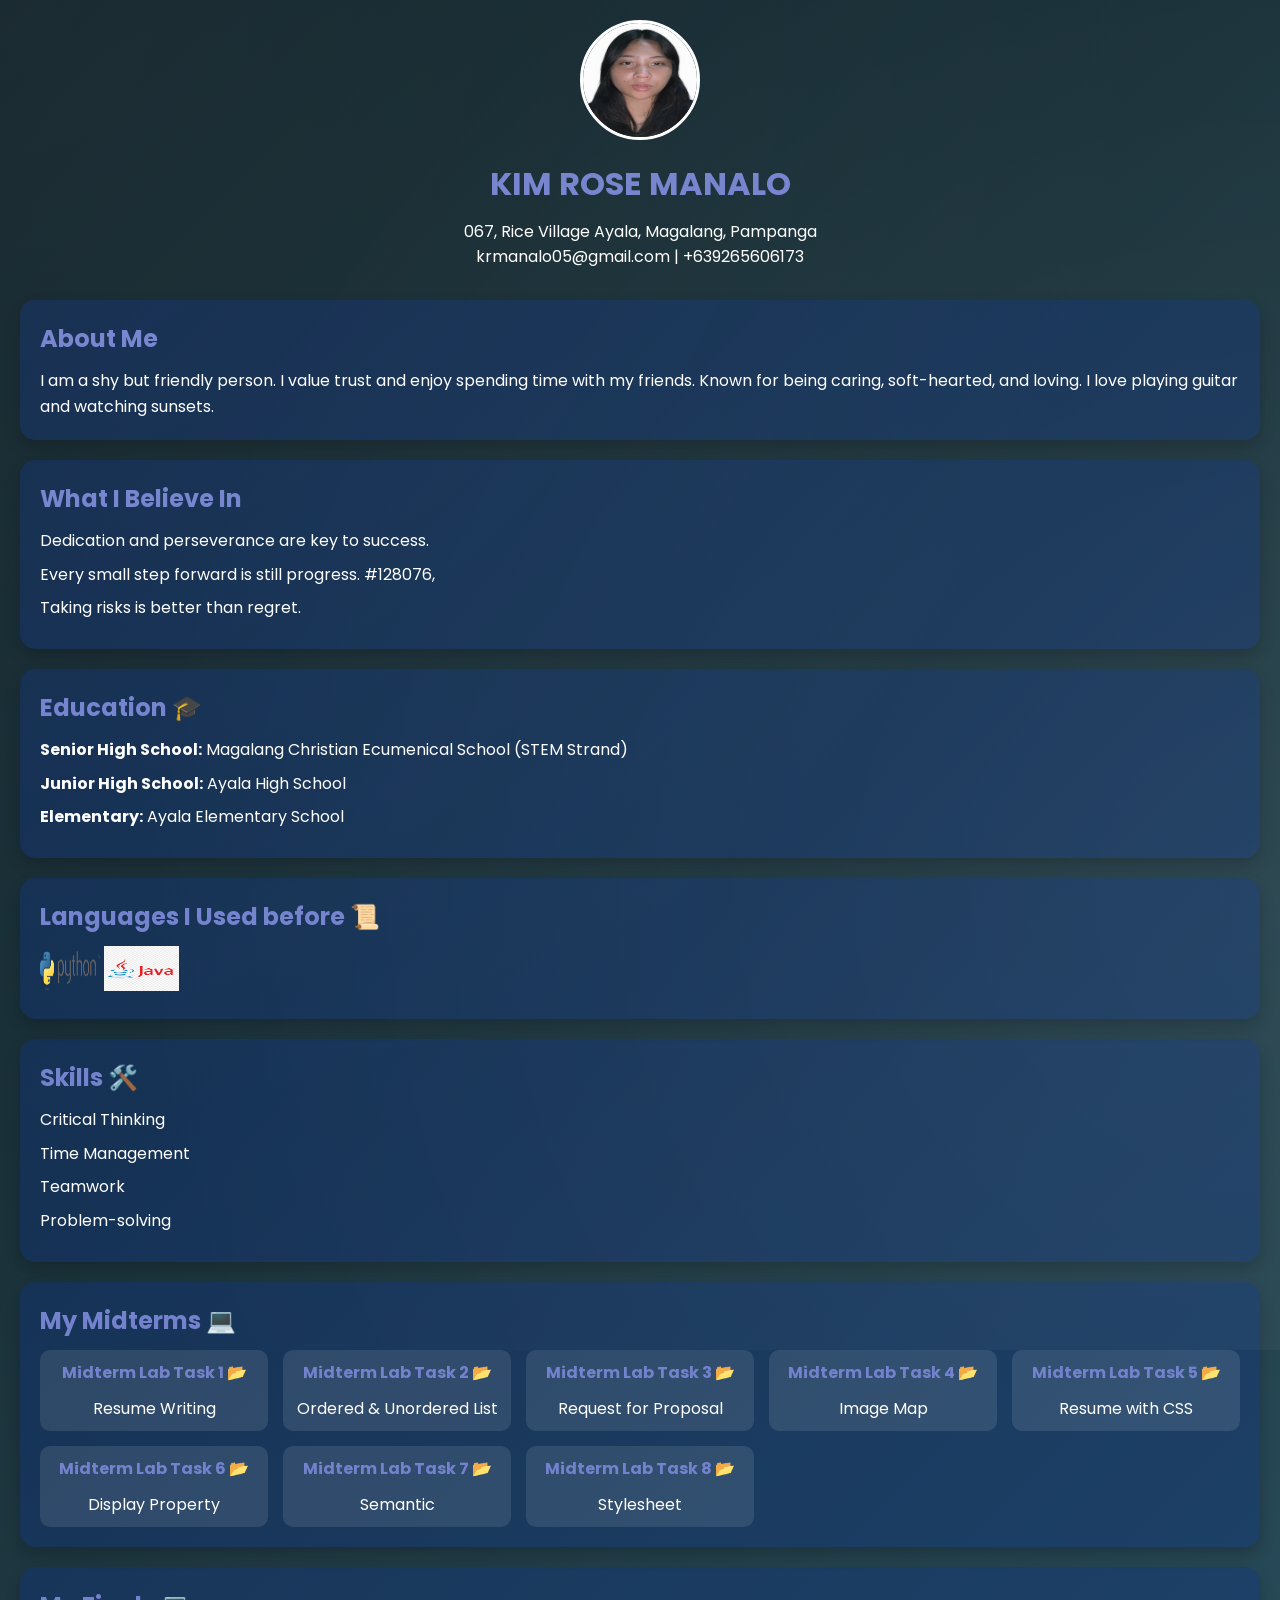
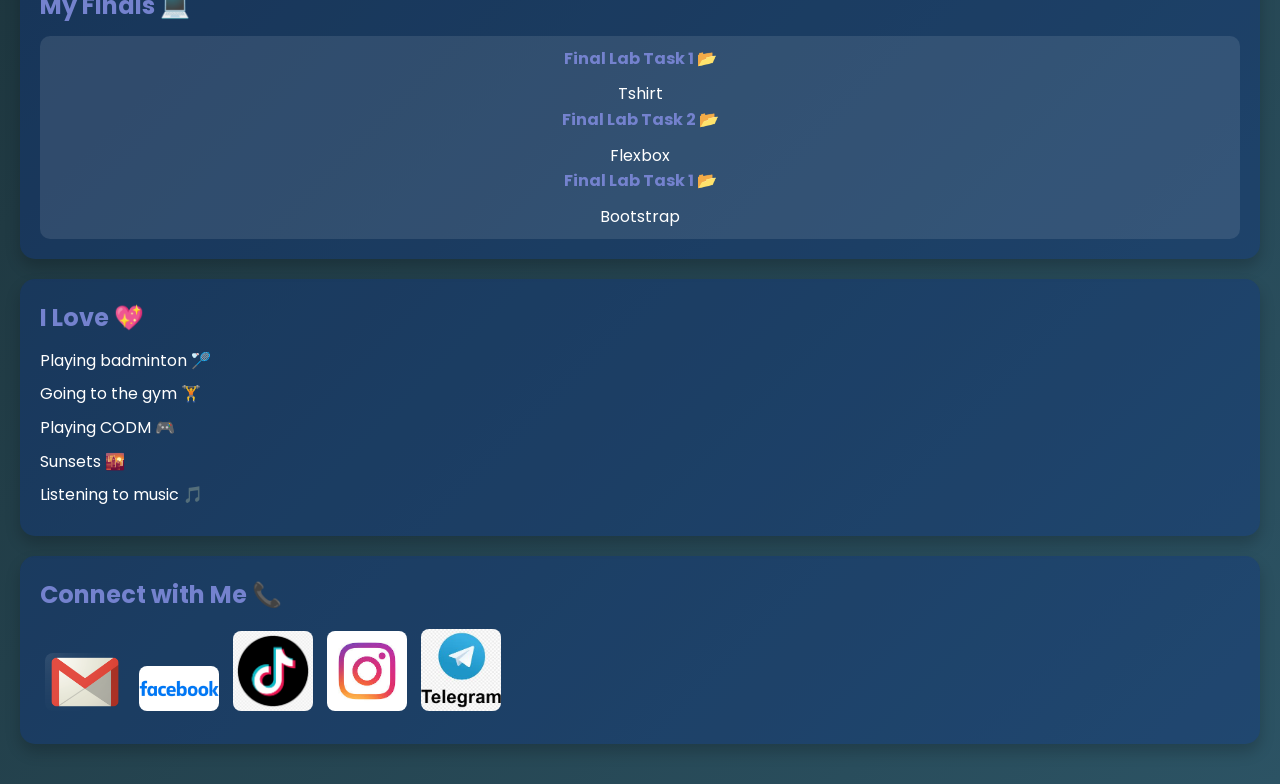
<file: index.html>
<!DOCTYPE html>
<html lang="en">
<head>
<meta charset="UTF-8">
<meta name="viewport" content="width=device-width, initial-scale=1.0">
<title>KIM ROSE MANALO Portfolio</title>
<link rel="stylesheet" href="index.css">
<link href="https://fonts.googleapis.com/css2?family=Poppins:wght@400;600;700&display=swap" rel="stylesheet">
</head>
<body>

<header class="header">
    <div class="profile">
        <img src="image/kimmmm.png" alt="Kim Rose Manalo" class="profile-img">
        <h1>KIM ROSE MANALO</h1>
        <p>067, Rice Village Ayala, Magalang, Pampanga</p>
        <p><a href="mailto:krmanalo05@gmail.com">krmanalo05@gmail.com</a> | +639265606173</p>
    </div>
</header>

<section class="about-me card">
    <h2>About Me</h2>
    <p>I am a shy but friendly person. I value trust and enjoy spending time with my friends. Known for being caring, soft-hearted, and loving. I love playing guitar and watching sunsets.</p>
</section>

<section class="beliefs card">
    <h2>What I Believe In</h2>
    <ul>
        <li>Dedication and perseverance are key to success.</li>
        <li>Every small step forward is still progress. #128076,</li>
        <li>Taking risks is better than regret.</li>
    </ul>
</section>

<section class="education card">
    <h2>Education 🎓</h2>
    <ul>
        <li><b>Senior High School:</b> Magalang Christian Ecumenical School (STEM Strand)</li>
        <li><b>Junior High School:</b> Ayala High School</li>
        <li><b>Elementary:</b> Ayala Elementary School</li>
    </ul>
</section>

<section class="language card">
    <h2>Languages I Used before &#x1F4DC</h2>
    <img src="./image/pyyy.png" width="60px" height="40px">
    <img src="./image/java.png" width="75px" height="45px">
</section>

<section class="skills card">
    <h2>Skills 🛠️</h2>
    <ul>
        <li>Critical Thinking</li>
        <li>Time Management</li>
        <li>Teamwork</li>
        <li>Problem-solving</li>
    </ul>
</section>

<section class="projects card">
    <h2>My Midterms 💻</h2>
    <div class="project-list">
        <div class="project">
            <h4>Midterm Lab Task 1 📂</h4>
            <a href="CC-MIDTERM/MLT1/resume.html" target="_blank" style="text-decoration: none;">Resume Writing</a>
        </div>
        <div class="project">
            <h4>Midterm Lab Task 2 📂</h4>
            <a href="CC-MIDTERM/MLT2/lists.html" target="_blank" style="text-decoration: none;">Ordered & Unordered List</a>
        </div>
        <div class="project">
            <h4>Midterm Lab Task 3 📂</h4>
            <a href="CC-MIDTERM/MLT3/forms.html" target="_blank" style="text-decoration: none;">Request for Proposal</a>
        </div>
        <div class="project">
            <h4>Midterm Lab Task 4 📂</h4>
            <a href="CC-MIDTERM/MLT4/map.html" target="_blank" style="text-decoration: none;">Image Map</a>
        </div>
        <div class="project">
            <h4>Midterm Lab Task 5 📂</h4>
            <a href="CC-MIDTERM/MLT5/resume.html" target="_blank" style="text-decoration: none;">Resume with CSS</a>
        </div>
        <div class="project">
            <h4>Midterm Lab Task 6 📂</h4>
            <a href="CC-MIDTERM/MLT6/display.html" target="_blank" style="text-decoration: none;">Display Property</a>
        </div>
        <div class="project">
            <h4>Midterm Lab Task 7 📂</h4>
            <a href="CC-MIDTERM/MLT7/semantic.html" target="_blank" style="text-decoration: none;">Semantic</a>
        </div>
        <div class="project">
            <h4>Midterm Lab Task 8 📂</h4>
            <a href="CC-MIDTERM/MLT8/stylesheets.html" target="_blank" style="text-decoration: none;">Stylesheet</a>
        </div>
    </div>
</section>

<section class="projects card">
<h2>My Finals 💻</h2>
    <div class="project-list2">
        <div class="project2">
            <h4>Final Lab Task 1 📂</h4>
            <a href="CC-FINALS/FLT1/positionnnn.html" target="_blank" style="text-decoration: none;">Tshirt</a>
            <h4>Final Lab Task 2 📂</h4>
            <a href="CC-FINALS/FLT2/flexbox.html" target="_blank" style="text-decoration: none;">Flexbox</a>
            <h4>Final Lab Task 1 📂</h4>
            <a href="CC-FINALS/FLT3/bootstrap.html" target="_blank" style="text-decoration: none;">Bootstrap</a>
        </div>
    </div>
</section>


<section class="hobbies card">
    <h2>I Love 💖</h2>
    <ul>
        <li>Playing badminton 🏸</li>
        <li>Going to the gym 🏋️</li>
        <li>Playing CODM 🎮</li>
        <li>Sunsets 🌇</li>
        <li>Listening to music 🎵</li>
    </ul>
</section>

<section class="connect card">
    <h2>Connect with Me 📞</h2>
    <div class="socials">
        <a href="mailto:krmanalo05@gmail.com"><img src="image/emailll.png" alt="Email"></a>
        <a href="https://www.facebook.com/share/1DTcUjRZYX/?mibextid=wwXlfr" target="_blank"><img src="image/krrrr.jpg" alt="Facebook"></a>
        <a href="https://www.tiktok.com/@kkykrkr" target="_blank"><img src="image/toktiktok.jpg" alt="TikTok"></a>
        <a href="https://www.instagram.com/klxsy_keyr" target="_blank"><img src="image/ig.jpg" alt="Instagram"></a>
        <a href="#"><img src="image/tg.jpg" alt="Telegram"></a>
    </div>
</section>

</body>
</html>
</file>
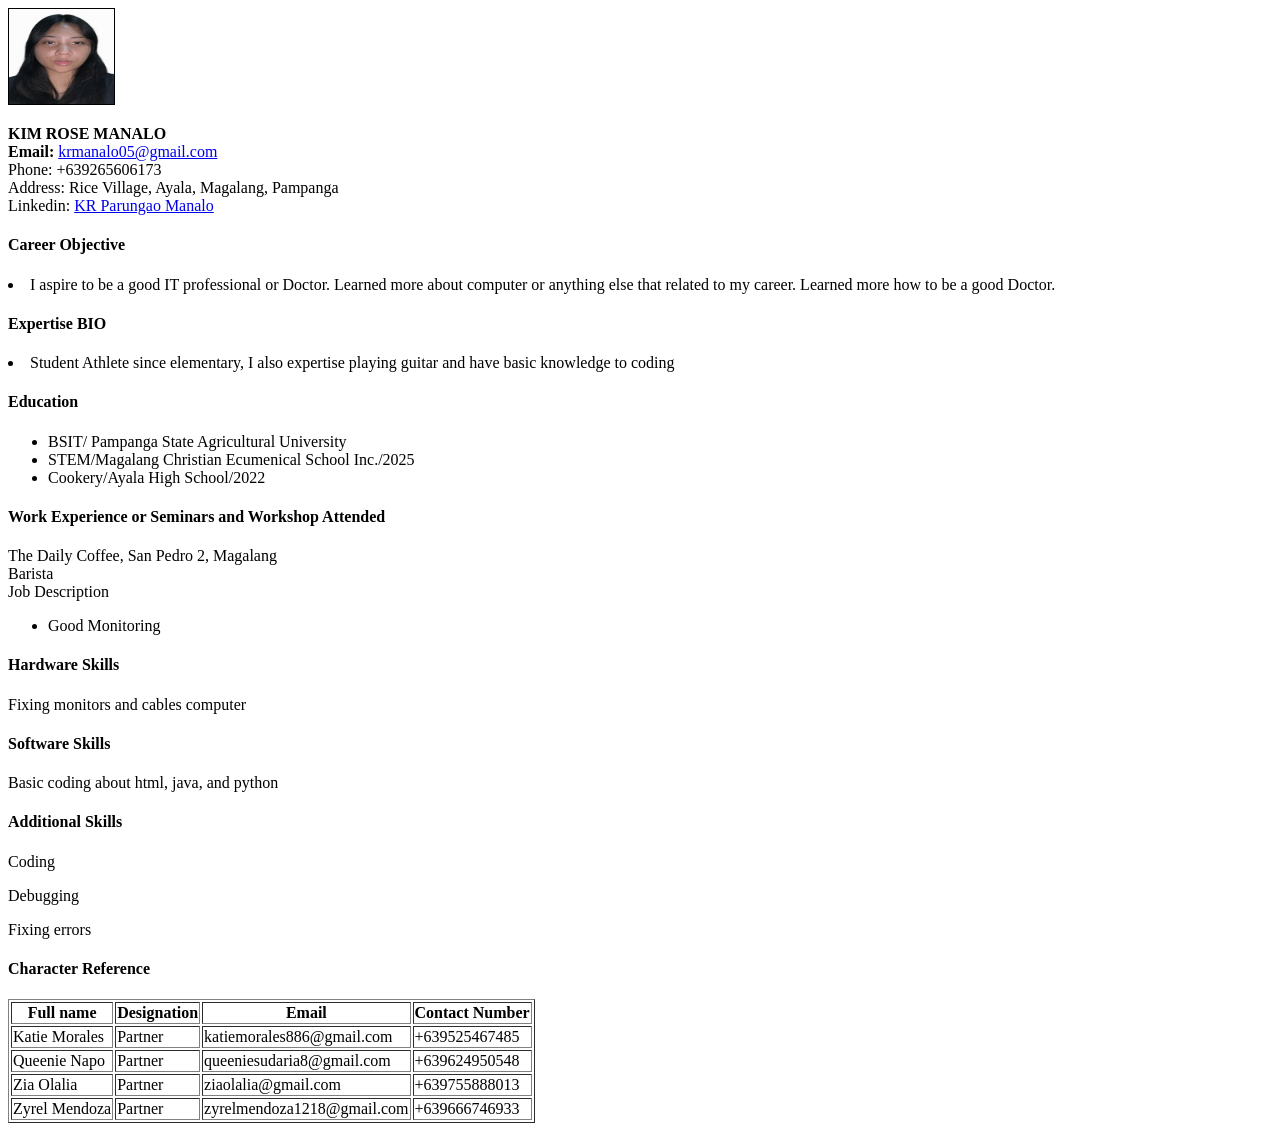
<file: CC-MIDTERM/MLT2/index.html>
<!DOCTYPE html>
<html lang="en">
<head>
    <meta charset="UTF-8">
    <meta name="viewport" content="width=device-width, initial-scale=1.0">
    <title>Document</title>
</head>
<body>
<img src="kimmmm.png" width="105px" height="95px" 
style="border: 1px solid black; border-radius: 10px,">

<p></p>
<b>KIM ROSE MANALO</b><br>
<b> Email: </b><a href="mailto:krmanalo05@gmail.com" target="_blank"> krmanalo05@gmail.com</a>
<br> Phone: +639265606173 </b>
<br> Address: Rice Village, Ayala, Magalang, Pampanga </b>
<br> Linkedin: </b> <a href="https://www.facebook.com/share/1DTcUjRZYX/?mibextid=wwXlfr" target="_blank"> KR Parungao Manalo</a>  
 
<h4>Career Objective</h4>
<li>I aspire to be a good IT professional or Doctor. Learned more about computer or anything else that related to my career. Learned more how to be a good Doctor. </li>

<h4>Expertise BIO</h4>
<li>Student Athlete since elementary, I also expertise playing guitar and have basic knowledge to coding</li>


<h4>Education</h4>
<p><ul><li>BSIT/ Pampanga State Agricultural University</li>
<li>STEM/Magalang Christian Ecumenical School Inc./2025</li>
<li>Cookery/Ayala High School/2022</li>
</ul>

<h4>Work Experience or Seminars and Workshop Attended</h4>
<p> The Daily Coffee, San Pedro 2, Magalang<br> Barista</br> Job Description</br></p>
<ul type="Bullet">
<li>Good Monitoring</li>
</ul>

<h4>Hardware Skills</h4>
<p>Fixing monitors and cables computer</p>

<h4>Software Skills</h4>
<p>Basic coding about html, java, and python</p>

<h4>Additional Skills</h4>
<p>Coding</p>
<p>Debugging</p>
<p>Fixing errors</p>


<h4>Character Reference</h4>
<table border="1px">
    <th>Full name</th> <th>Designation</th> <th>Email</th> <th>Contact Number</th>
    <tr>
        <td>Katie Morales</td>
        <td>Partner</td>
        <td><a href="http//www.google.com" target="_blank"></a>katiemorales886@gmail.com</td>
        <td>+639525467485</td>
    </tr>
    <tr>
        <td>Queenie Napo</td>
        <td>Partner</td>
        <td><a href="http//www.google.com" target="_blank"></a>queeniesudaria8@gmail.com</td>
        <td>+639624950548</td>
    </tr>
    <tr>
        <td>Zia Olalia</td>
        <td>Partner</td>
        <td><a href="http//www.goodgle.com" target="_blank"></a>ziaolalia@gmail.com</td>
        <td>+639755888013</td>
    </tr>
    <tr>
        <td>Zyrel Mendoza</td>
        <td>Partner</td>
        <td><a href="http//www.google.com" target="_blank"></a>zyrelmendoza1218@gmail.com</td>
        <td>+639666746933</td>
    </tr>
</body>

</html>
</file>
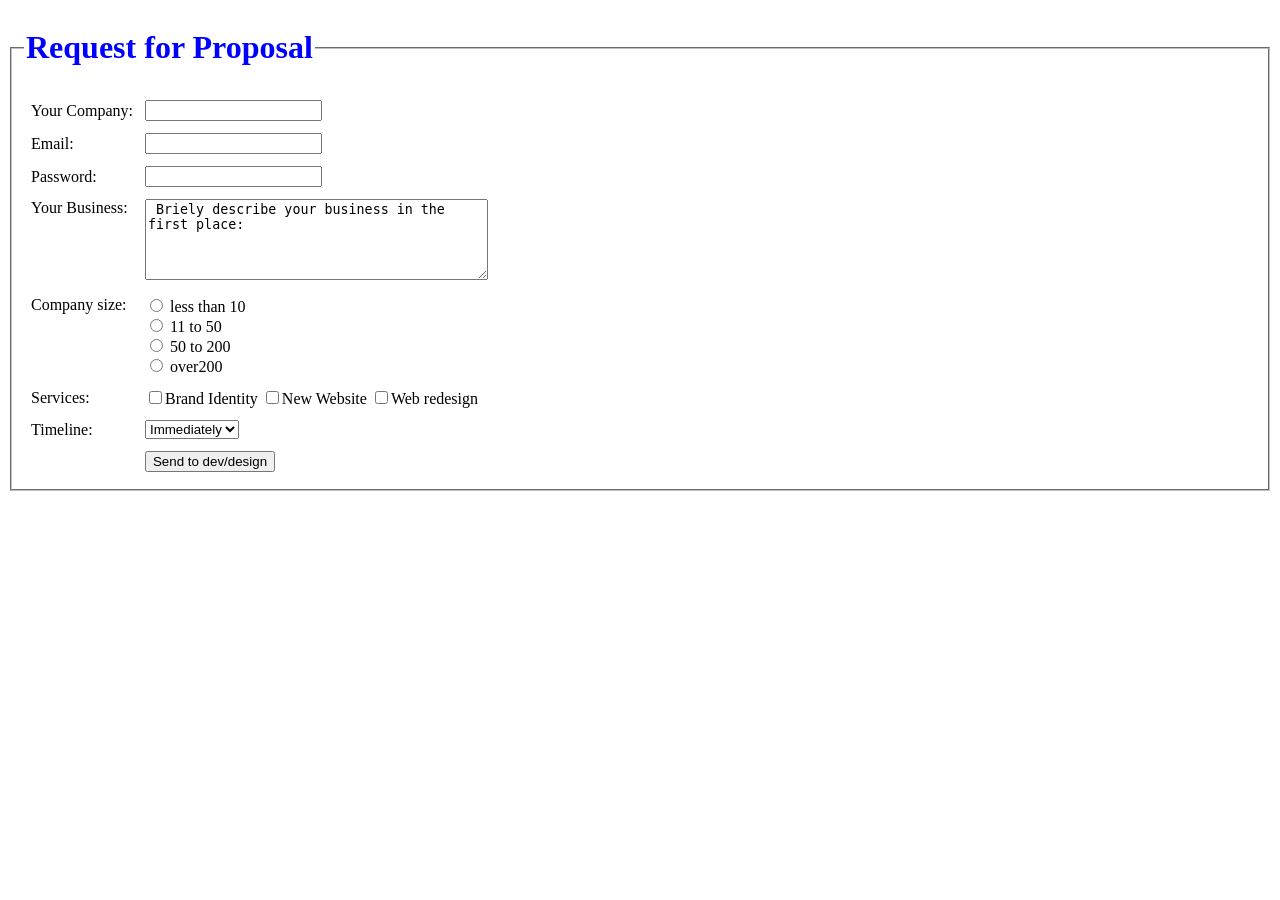
<file: form.html>
<!DOCTYPE html>
<html lang="en">
<head>
    <meta charset="UTF-8">
    <meta name="viewport" content="width=device-width, initial-scale=1.0">
    <title>Document</title>
</head>
<body>
    
    <fieldset>
        <legend><h1 style="color:blue"> Request for Proposal</h1></legend>


<form action="#" method="post">
    <table border="0" cellpadding="5">
        <tr>
            <td>Your Company:</td>
            <td><input type="text"
                name="company">
            </td>
        </tr>
        <tr>
            <td>Email:</td>
            <td><input type="email"
                name="username"></td>
        </tr>
        <tr>
            <td>Password:</td>
            <td><input type="password"
                name="password"></td>
        </tr>

        <tr>
            <td valign="top"> Your Business:</td>
            <td>
            <textarea name="business_desc" rows="5" cols="40"> Briely describe your business in the first place:</textarea>
            </td>
        </tr>

        <tr>
            <td valign="top">Company size:</td>
            <td>
                <input type="radio" name="size" value="10"> less than 10<br>
                <input type="radio" name="size" value="50"> 11 to 50<br>
                <input type="radio" name="size" value="200"> 50 to 200<br>
                <input type="radio" name="size" value="over200"> over200 <br>
            </td>
        </tr>

        <tr>
            <td>Services:</td>
            <td>
                <input type="checkbox" name="service" value="brand">Brand Identity
                <input type="checkbox" name="service" value="brand">New Website
                <input type="checkbox" name="service" value="brand">Web redesign
            </td>
        </tr>
    
        <tr>
            <td>Timeline:</td>
            <td>
                <select name="Timeline">
                    <option value="immediately">Immediately</option>
                    <option value="1-2 weeks">1-2 weeks</option>
                    <option value="3-6 weeks">3-6 weeks</option>
                    <option value="7-2 months">7-2 months</option>

                </select>
            </td>
        </tr>

        <tr>
            <td></td>
            <td>
                <input type="submit" value="Send to dev/design">
            </td>
        </tr>
     </table>
     </fieldset>
  </form>
</body>
</html>
</file>
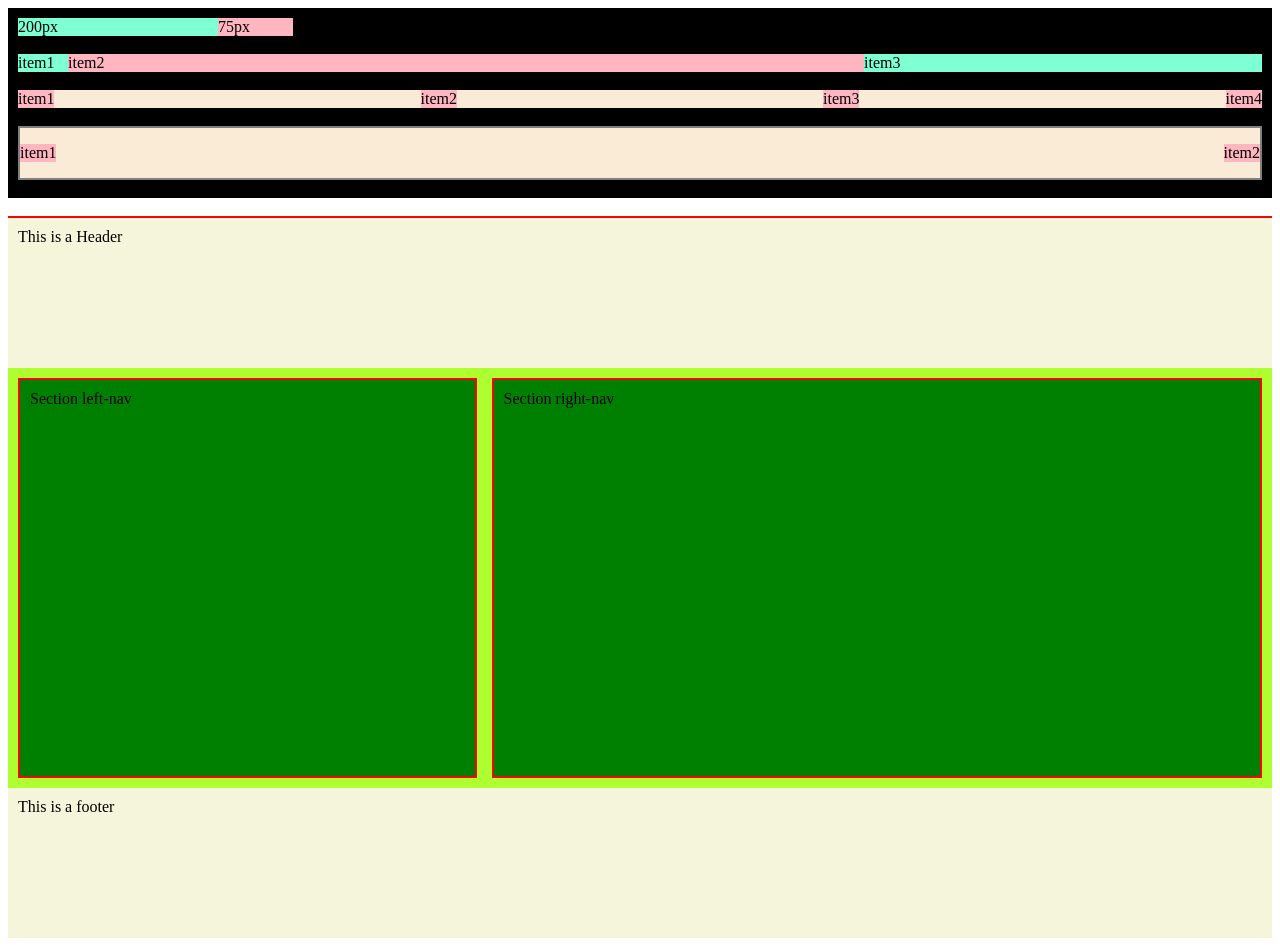
<file: FLT2/flexbox.html>
<!DOCTYPE html>
<html lang="en">
<head>
    <meta charset="UTF-8">
    <meta name="viewport" content="width=device-width, initial-scale=1.0">
    <title>Css Flex Box</title>
    <style>

        .flex-container1{
            background-color: black;
            padding: 10px;
            height: 170px;
        }

        .container1{
            flex-direction: row;
            display: flex;
        }

        .flex-item1{ width: 50px; background-color: aquamarine;}
        .flex-item2{flex: 2; background-color: lightpink;}
        .flex-item3{flex: 1; background-color: aquamarine;}

        .container2{
            background-color: antiquewhite;
            flex-direction: row;
            display: flex;
            justify-content: space-between;
        }

        .item{
            background-color: lightpink;
        }

        .container3{
            background-color: antiquewhite;
            border: 2px solid gray;
            height: 50px;
            align-items: center;
            display: flex;
            justify-content: space-between;
        }

        .layout {
        display: flex;
        flex-direction: column;
        min-height: 80vh;
        border-top: 2px solid red;
    }

    header, footer {
        background-color: beige;
        padding: 10px;
        height: 130px;
    }

    .content {
        display: flex;
        flex-direction: row;
        flex: 1;
        padding: 10px;
        background-color: greenyellow;
        justify-content: space-between;
    }

    .left{
        width: 35%;
        background-color: green;
        padding: 10px;
        margin-right: 5px;
        border: 2px solid red;
    }

    .right{
        width: 60%;
        margin-left: 0%;
        background-color: green;
        padding: 10px;
        border: 2px solid red;
    }

    @media (max-width: 600px) {
        .content {
            flex-direction: column;
        }
        .right{
            order: 1; 
            width: 100%;
            margin-left: 0;
        }
        .left{
            order: 1; 
            width: 100%;
            margin-right: 0;
        }
    }

    </style>
</head>
<body>
    <div class="flex-container1">

    <div class="container1">
        <div class="flex1" style="width: 200px; background-color: aquamarine;">200px</div>
        <div class="flex2" style="width: 75px; background-color: lightpink;">75px</div>
    </div>
    <br>

    <div class="container1">
        <div class="flex-item1">item1</div>
        <div class="flex-item2">item2</div>
        <div class="flex-item3">item3</div>
    </div>
    <br>

        <div class="container2">
            <div class="item">item1</div>
            <div class="item">item2</div>
            <div class="item">item3</div>
            <div class="item">item4</div>
        </div>
        <br>

        <div class="container3">
            <div class="item">item1</div>
            <div class="item">item2</div>
        </div>
</div>
<br>

<div class="layout">
    <header>This is a Header</header>
    <div class="content">
        <div class="left">Section left-nav</div>
        <div class="right">Section right-nav</div>
    </div>
    <footer>This is a footer</footer>
</div>
</body>
</html>
</file>
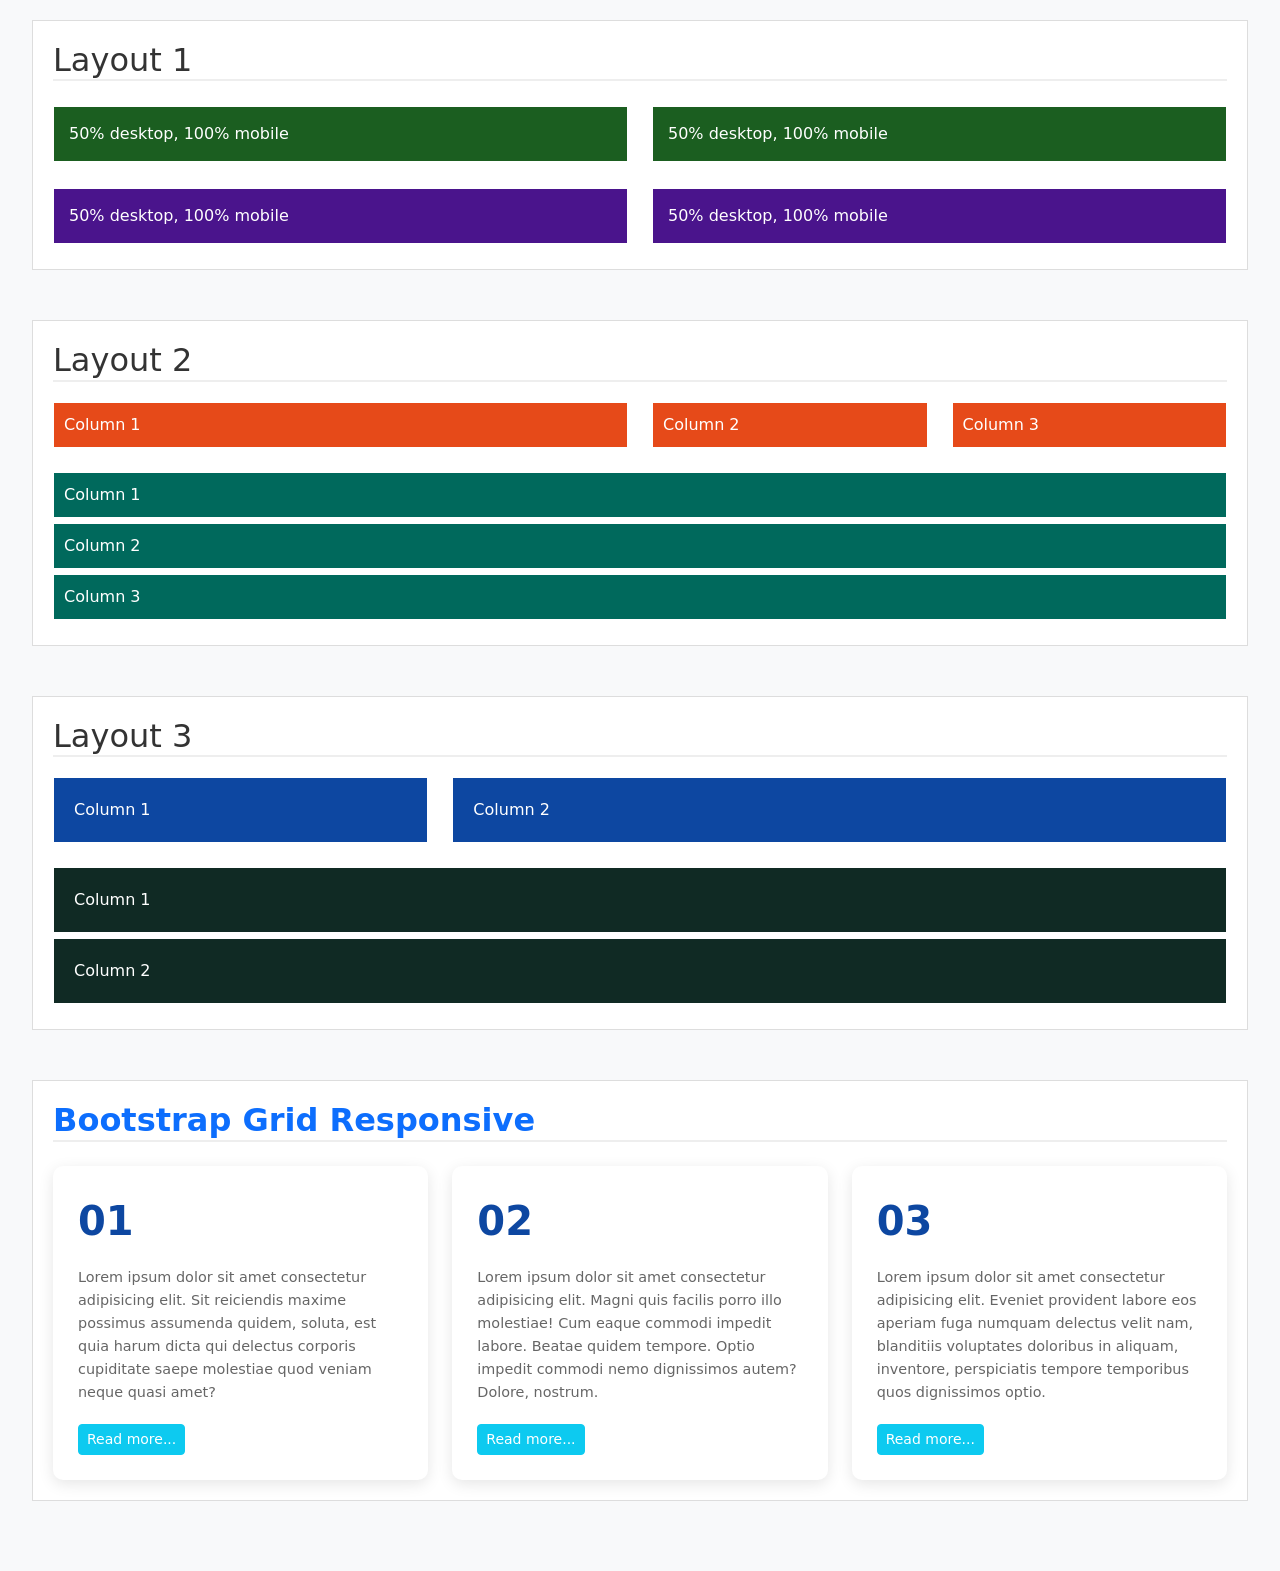
<file: FLT3/bootstrap.html>
<!DOCTYPE html>
<html lang="en">
<head>
    <meta charset="UTF-8">
    <meta name="viewport" content="width=device-width, initial-scale=1.0">
    <title>Bootstrap Finals Task</title>
    <link href="https://cdn.jsdelivr.net/npm/bootstrap@5.3.0/dist/css/bootstrap.min.css" rel="stylesheet">
    <style>
        body { background-color: #f8f9fa; padding: 20px; }
        .layout-section { margin-bottom: 50px; border: 1px solid #ddd; padding: 20px; background: #fff; }
        h2 { color: #333; margin-bottom: 20px; border-bottom: 2px solid #eee; }
        .bg-layout1 { background-color: #1b5e20; color: white; border: 1px solid #fff; padding: 15px; margin: 5px 0; }
        .bg-layout1-purple { background-color: #4a148c; color: white; border: 1px solid #fff; padding: 15px; margin: 5px 0; }
        .bg-layout2-red { background-color: #e64a19; color: white; padding: 10px; border: 1px solid #fff; }
        .bg-layout2-teal { background-color: #00695c; color: white; padding: 10px; border: 1px solid #fff; margin-bottom: 5px; }
        .bg-layout3-blue { background-color: #0d47a1; color: white; padding: 20px; border: 1px solid #fff; }
        .bg-layout3-dark { background-color: #102a24; color: white; padding: 20px; border: 1px solid #fff; margin-bottom: 5px; }
        .custom-card {
            background: white;
            border-radius: 10px;
            padding: 25px;
            box-shadow: 0 4px 15px rgba(0,0,0,0.1);
            height: 100%;
            transition: transform 0.3s ease;
        }
        .custom-card:hover { transform: translateY(-5px); }
        .card-number { font-size: 2.5rem; font-weight: bold; color: #0d47a1; margin-bottom: 15px; }
        .card-text { color: #666; font-size: 0.9rem; line-height: 1.6; margin-bottom: 20px; }
    </style>
</head>
<body>

<div class="container-fluid">
    
    <div class="layout-section">
        <h2>Layout 1</h2>
        <div class="row">
            <div class="col-12 col-md-6"><div class="bg-layout1">50% desktop, 100% mobile</div></div>
            <div class="col-12 col-md-6"><div class="bg-layout1">50% desktop, 100% mobile</div></div>
        </div>
        <div class="row mt-3">
            <div class="col-12 col-md-6"><div class="bg-layout1-purple">50% desktop, 100% mobile</div></div>
            <div class="col-12 col-md-6"><div class="bg-layout1-purple">50% desktop, 100% mobile</div></div>
        </div>
    </div>

    <div class="layout-section">
        <h2>Layout 2</h2>
        <div class="row mb-4">
            <div class="col-12 col-md-6"><div class="bg-layout2-red">Column 1</div></div>
            <div class="col-12 col-md-3"><div class="bg-layout2-red">Column 2</div></div>
            <div class="col-12 col-md-3"><div class="bg-layout2-red">Column 3</div></div>
        </div>
        <div class="row">
            <div class="col-12"><div class="bg-layout2-teal">Column 1</div></div>
            <div class="col-12"><div class="bg-layout2-teal">Column 2</div></div>
            <div class="col-12"><div class="bg-layout2-teal">Column 3</div></div>
        </div>
    </div>

    <div class="layout-section">
        <h2>Layout 3</h2>
        <div class="row mb-4">
            <div class="col-12 col-md-4"><div class="bg-layout3-blue">Column 1</div></div>
            <div class="col-12 col-md-8"><div class="bg-layout3-blue">Column 2</div></div>
        </div>
        <div class="row">
            <div class="col-12"><div class="bg-layout3-dark">Column 1</div></div>
            <div class="col-12"><div class="bg-layout3-dark">Column 2</div></div>
        </div>
    </div>

    <div class="layout-section">
        <h2 class="text-primary fw-bold mb-4">Bootstrap Grid Responsive</h2>
        <div class="row g-4">
            <div class="col-12 col-md-6 col-lg-4">
                <div class="custom-card">
                    <div class="card-number">01</div>
                    <p class="card-text">Lorem ipsum dolor sit amet consectetur adipisicing elit. Sit reiciendis maxime possimus assumenda quidem, soluta, est quia harum dicta qui delectus corporis cupiditate saepe molestiae quod veniam neque quasi amet?</p>
                    <button class="btn btn-info text-white btn-sm">Read more...</button>
                </div>
            </div>
            <div class="col-12 col-md-6 col-lg-4">
                <div class="custom-card">
                    <div class="card-number">02</div>
                    <p class="card-text">Lorem ipsum dolor sit amet consectetur adipisicing elit. Magni quis facilis porro illo molestiae! Cum eaque commodi impedit labore. Beatae quidem tempore. Optio impedit commodi nemo dignissimos autem? Dolore, nostrum.</p>
                    <button class="btn btn-info text-white btn-sm">Read more...</button>
                </div>
            </div>
            <div class="col-12 col-md-12 col-lg-4">
                <div class="custom-card">
                    <div class="card-number">03</div>
                    <p class="card-text">Lorem ipsum dolor sit amet consectetur adipisicing elit. Eveniet provident labore eos aperiam fuga numquam delectus velit nam, blanditiis voluptates doloribus in aliquam, inventore, perspiciatis tempore temporibus quos dignissimos optio.</p>
                    <button class="btn btn-info text-white btn-sm">Read more...</button>
                </div>
            </div>
        </div>
    </div>

</div>

<script src="https://cdn.jsdelivr.net/npm/bootstrap@5.3.0/dist/js/bootstrap.bundle.min.js"></script>
</body>
</html>
</file>
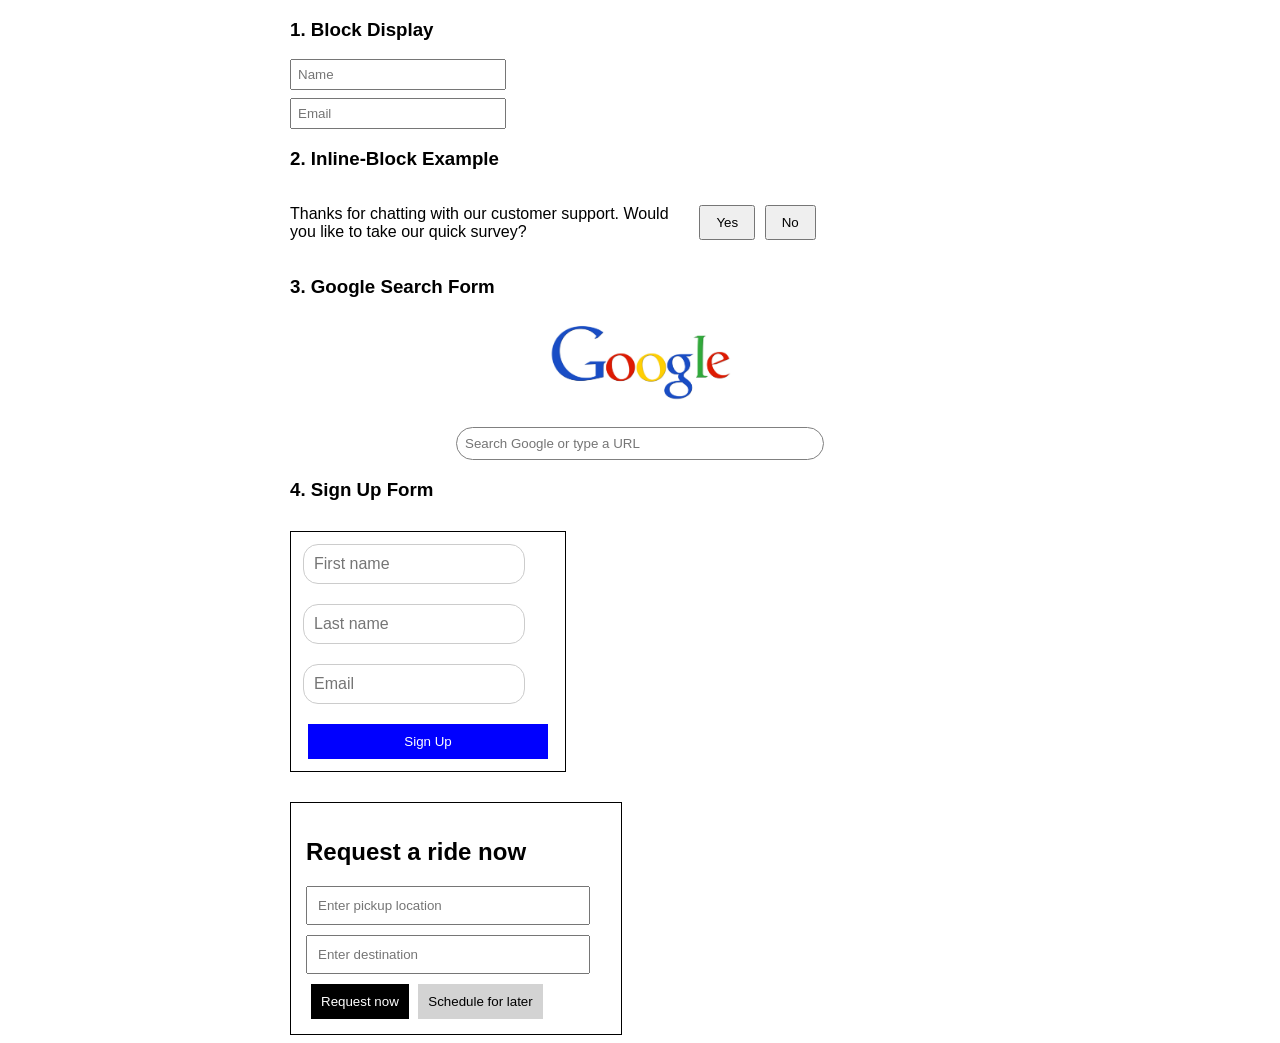
<file: MLT6/display.html>
<!DOCTYPE html>
<html>
<head>
<title>Lab Task 6</title>

<style>
.container{
    width:700px;
    margin:auto;
    font-family: Arial;
}
.blockInput{
    display:block;
    margin-bottom:8px;
    padding:6px;
    width:200px;
}
.inlineBox{
    display:inline-block;
    vertical-align:middle;
}
.inline-section p{
    display: inline-block;
    width: 400px;
    vertical-align: middle;
}
.inline-section button{
    display: inline-block;
    vertical-align: middle;
    padding: 8px 15px;
    margin-left: 5px;
}
button{
    padding:5px 10px;
    margin-left:5px;
}
.googleBox{
    margin-top:20px;
    text-align:center;
}
.search{
    width:350px;
    padding:8px;
    border-radius:20px;
    border:1px solid gray;
}
.signup{
    margin-top:30px;
    width:250px;
    padding:12px;
    border:1px solid black;
}
.signup input{
    padding: 10px;
    border-radius: 15px;
    border: 1px solid #ccc;
    font-size: 16px;
    margin-bottom: 20px;

}
.signup .name{
    display: inline-block;
    width: 48%;
    box-sizing: border-box;
}
.signup .name:last-child{
    float: right;
}
.signup .email{
    display: block;
    width: 100%;
    box-sizing: border-box;
}
.signup button{
    width:240px;
    background:blue;
    color:white;
    border:none;
    padding:10px;
}
.signup button:hover{
    opacity: 0.8;
}
.uber{
    margin-top:30px;
    width:300px;
    padding:15px;
    border:1px solid black;
}
.uber input{
    display:block;
    width:260px;
    margin-bottom:10px;
    padding:10px;
}
.blackBtn{
    background:black;
    color:white;
    border:none;
    padding:10px;
}
.grayBtn{
    background:lightgray;
    border:none;
    padding:10px;
}

</style>

</head>

<body>

<div class="container">

<h3>1. Block Display</h3>
<input type="text" placeholder="Name" class="blockInput">
<input type="text" placeholder="Email" class="blockInput">

<h3>2. Inline-Block Example</h3>
    <div class="inline-section">
        <p>Thanks for chatting with our customer support. Would you like to take our quick survey?</p>
        <button>Yes</button>
        <button>No</button>
    </div>
<h3>3. Google Search Form</h3>

<div class="googleBox">
<img src="goglingg.jpg" width="200">
<br><br>

<input type="text" class="search"
placeholder="Search Google or type a URL">

</div>
<h3>4. Sign Up Form</h3>
<div class="signup">

<input type="text" placeholder="First name">
<input type="text" placeholder="Last name">
<input type="text" placeholder="Email">
<button>Sign Up</button>

</div>

<div class="uber">

<h2>Request a ride now</h2>

<input type="text" placeholder="Enter pickup location">
<input type="text" placeholder="Enter destination">
<button class="blackBtn">Request now</button>
<button class="grayBtn">Schedule for later</button>

</div>


</div>

</body>
</html>
</file>
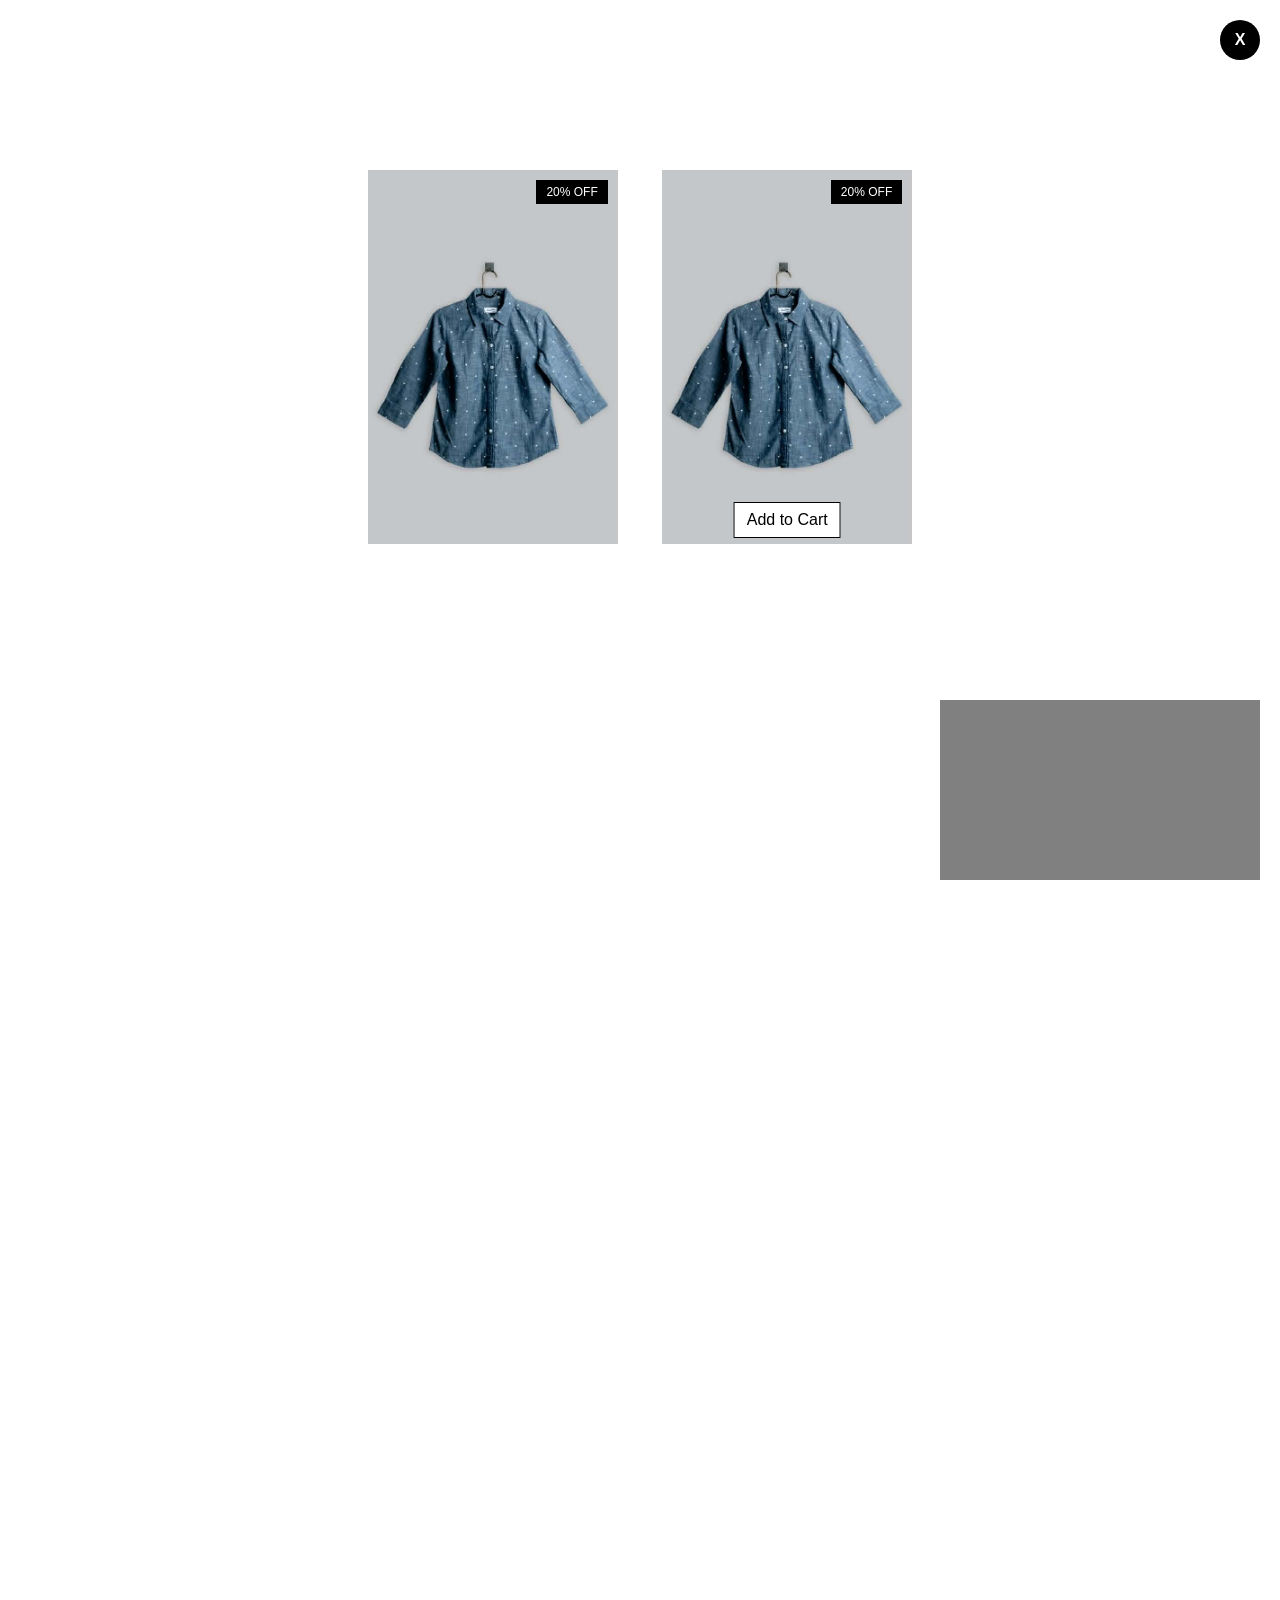
<file: CC-FINALS/FLT1/positionnnn.html>
<!DOCTYPE html>
<html lang="en">
<head>
<meta charset="UTF-8">
<title>CSS Positioning Task</title>
<style>
  body {
    height: 3000px;
    margin: 0;
    font-family: Arial, sans-serif;
  }

  .close-btn {
    position: absolute;
    top: 20px;
    right: 20px;
    background: black;
    color: white;
    border-radius: 50%;
    width: 40px;
    height: 40px;
    display: flex;
    align-items: center;
    justify-content: center;
    font-weight: bold;
    cursor: pointer;
  }

  .fixed-box {
    position: fixed;
    bottom: 20px;
    right: 20px;
    width: 320px;
    height: 180px;
    background: gray;
  }

  .container {
    margin-top: 150px;
    text-align: center;
  }

  .card {
    position: relative;
    display: inline-block;
    margin: 20px;
  }

  .card img {
    width: 250px;
    height: auto;
  }

  .badge {
    position: absolute;
    top: 10px;
    right: 10px;
    background: black;
    color: white;
    padding: 5px 10px;
    font-size: 12px;
  }

  .add-cart {
    position: absolute;
    bottom: 10px;
    left: 50%;
    transform: translateX(-50%);
    background: white;
    padding: 8px 12px;
    border: 1px solid black;
    cursor: pointer;
  }
</style>
</head>
<body>

<div class="close-btn">X</div>

<div class="fixed-box"></div>

<div class="container">
  
  <div class="card">
    <img src="tshirt.jpg" alt="Shirt">
    <div class="badge">20% OFF</div>
  </div>

  <div class="card">
    <img src="tshirt.jpg" alt="Shirt">
    <div class="badge">20% OFF</div>
    <div class="add-cart">Add to Cart</div>
  </div>

</div>

</body>
</html
</file>
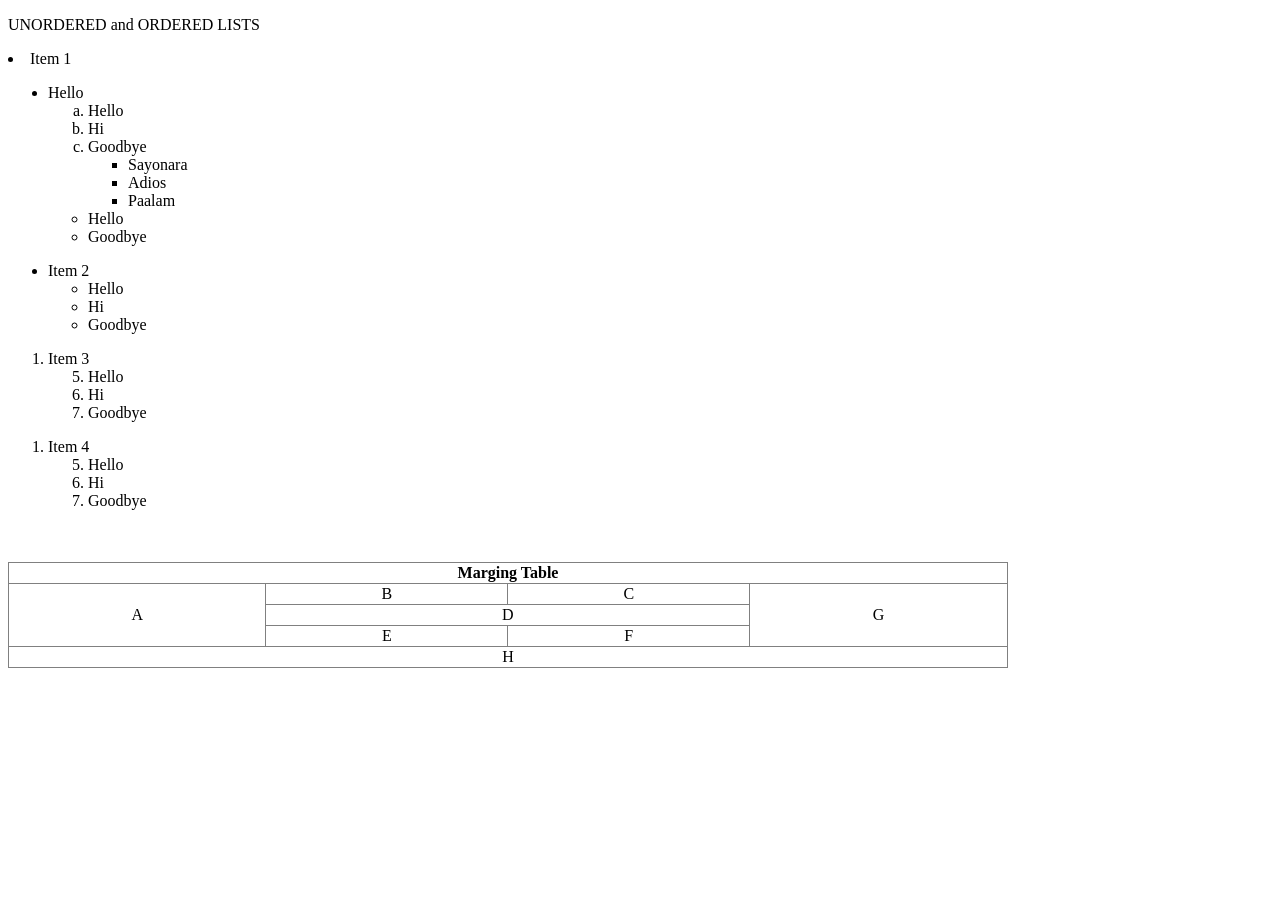
<file: CC-MIDTERM/MLT2/lists.html>
<!DOCTYPE html>
<html lang="en">
<head>
    <meta charset="UTF-8">
    <meta name="viewport" content="width=device-width, initial-scale=1.0">
    <title>Document</title>
</head>
<body>
    <p> UNORDERED and ORDERED LISTS

</p>



<li>Item 1</li>
    <ul>
         <li>Hello</li>
            <ol type="a">
                <li>Hello</li>
                <li>Hi</li>
                <li>Goodbye</li>
                    <ul type="Box Bullet">
                        <li>Sayonara</li>
                        <li>Adios</li>
                        <li>Paalam</li>
                   </ul>

              </ol>
          <ul>
          <li>Hello</li>
          <li>Goodbye</li>
          </ul>
    </ul>
</ol>

<ul type="Bullet">
    <li>Item 2</li>
        <ul>
            <li>Hello</li>
            <li>Hi</li>
            <li>Goodbye</li>
        </ul>
</ul>
  
<ol starts="1">
    <li>Item 3</li>
        <ol start="5">
            <li>Hello</li>
            <li>Hi</li>
            <li>Goodbye</li>
        </ol>
</ol>
<ol starts="2">
    <li>Item 4</li>
    <ol start="5">
        <li>Hello</li>
        <li>Hi</li>
        <li>Goodbye</li>

    </ol>
</ol>

<br><table border="1px" width="1000" style="border-collapse: collapse; text-align: center;">
   <th colspan="4"> Marging Table</th>
</br>
    <tr>
        <td rowspan="3">A</td>
        <td>B</td>
        <td>C</td>
        <td rowspan="3">G</td>
     </tr>
     <tr>
        <td colspan="2">D</td>
     </tr>
     <tr>
        <td>E</td>
        <td>F</td>
     </tr>
     <tr>
        <td colspan="4">H</td>
     </tr>
     </table>
</body>
</html>
</file>
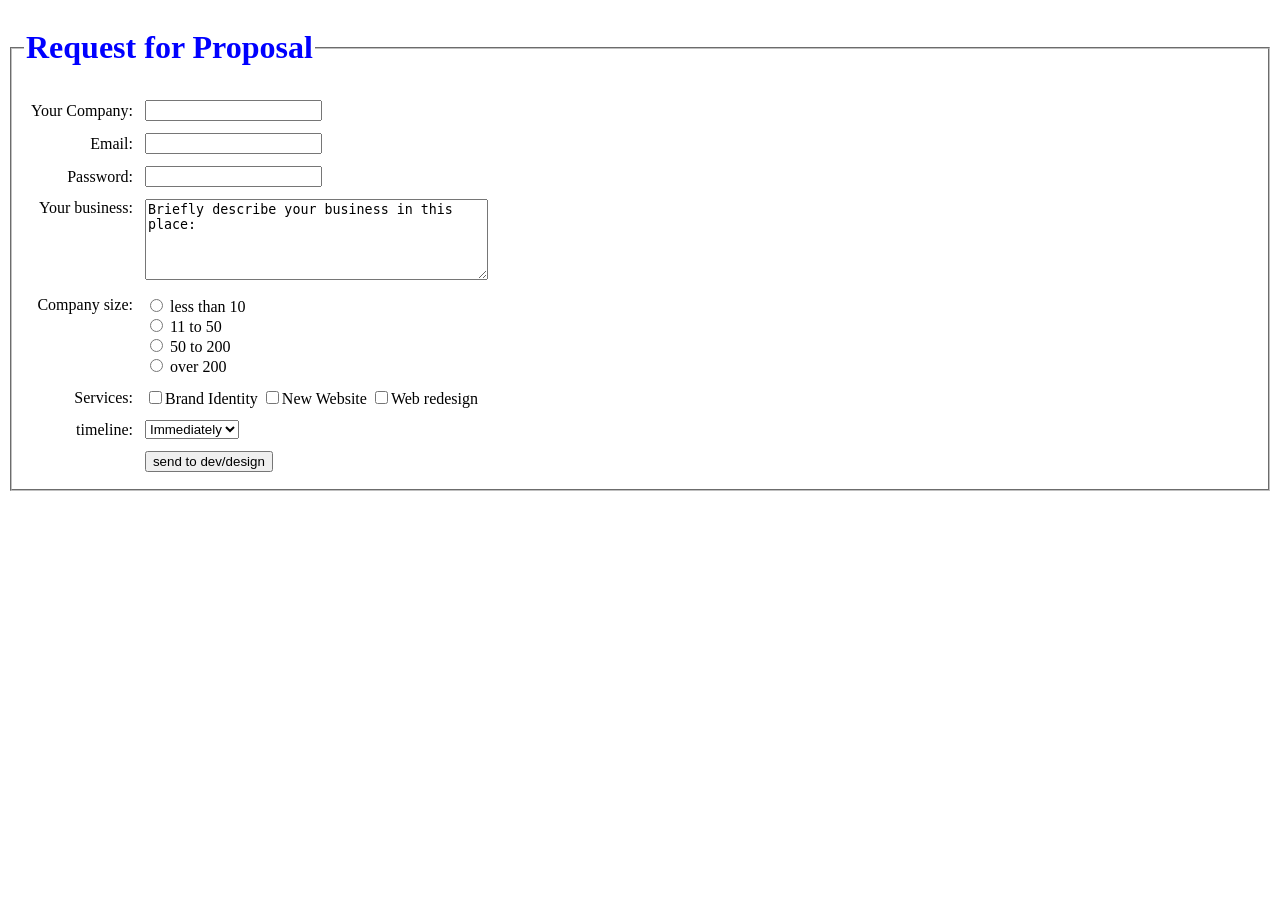
<file: CC-MIDTERM/MLT3/forms.html>
<!DOCTYPE html>
<html lang="en">
<head>
    <meta charset="UTF-8">
    <meta name="viewport" content="width=device-width, initial-scale=1.0">
    <title>Document</title>
</head>
<body>
      <fieldset>
        <legend>
            <h1 style="color:blue">Request for Proposal</h1></legend>
    <form action="#" method="post">
        <table border="0" cellpadding="5">
            <tr>
                <td align="right">Your Company:</td>
                <td><input type="text"
                    name="company">
                </td>
            </tr>
            <tr>
                <td align="right">Email:</td>
                <td><input type="email"
                name="username"></td>
            </tr>
            <tr>
                <td align="right">Password:</td>
                <td><input type="password"
                name="password">
            </tr>

            <tr>
                <td valign="top" align="right">Your business:</td>
                <td>
                <textarea name="business_desc" rows="5" cols="40">Briefly describe your business in this place:</textarea>
            </td>
            </tr>

            <tr>
                <td valign="top" align="right">Company size:</td>
                <td>
                    <input type="radio" name="size" value="10"> less than 10<br>
                    <input type="radio" name="size" value="50"> 11 to 50<br> 
                    <input type="radio" name="size" value="200"> 50 to 200<br>
                    <input type="radio" name="size" value="over200"> over 200<br>
                </td>
            </tr>

            <tr>
                <td align="right">Services:</td>
                <td>
                    <input type="checkbox" name="service" value="brand">Brand Identity
                    <input type="checkbox" name="service" value="brand">New Website
                    <input type="checkbox" name="service" value="brand">Web redesign
                </td>
            </tr>

            <tr>
                <td align="right">timeline:</td>
                <td>
                    <select name="timeline">
                        <option value="immediately">Immediately</option>
                        <option value="1-2 weeks">1-2 weeks</option>
                        <option value="3-6 weeks">3-6 weeks</option>
                        <option value="7-2 months">7-2 months</option>
                    </select>
                </td>
            </tr>

            <tr>
                <td></td>
                <td>
                    <input type="submit" value="send to dev/design">
                </td>
            </tr>
        </table>
        </fieldset>
    </form>
</body>
</html>
</file>
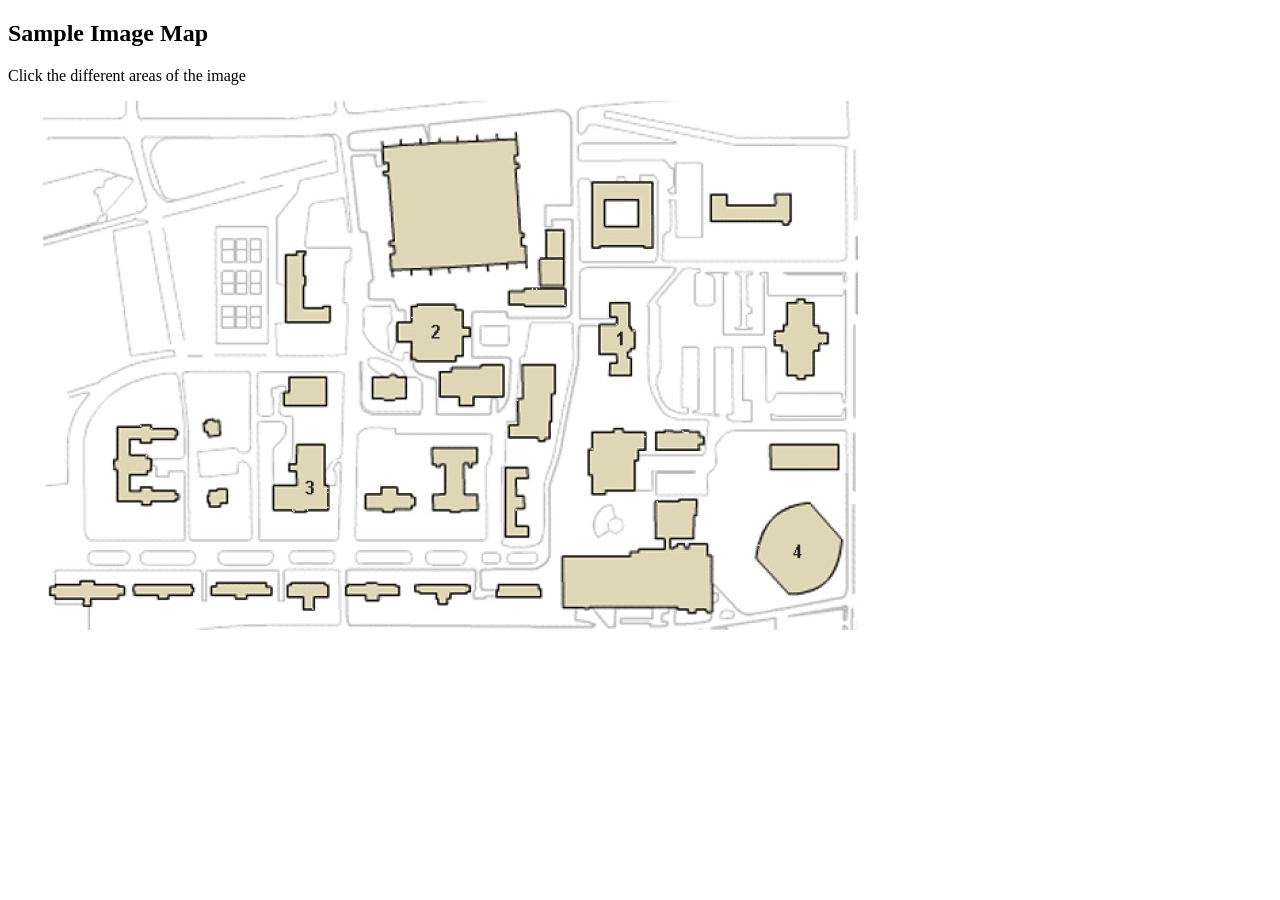
<file: CC-MIDTERM/MLT4/map.html>
<!DOCTYPE html>
<html lang="en">
<head>
    <meta charset="UTF-8">
    <meta name="viewport" content="width=device-width, initial-scale=1.0">
    <title>Document</title>
</head>
<body>
    <h2>Sample Image Map</h2>

    <p>Click the different areas of the image</p>

<img src="mapimage.jpg" usemap="#image-map">

<map name="image-map">
    <area target="_blank" alt="Click to go to Computer Science Org" title="Click to go to Computer Science Org" href="https://www.computerscience.org/" coords="604,200,624,203,628,275,602,275,593,253,589,227" shape="poly">
    <area target="_blank" alt="Click to go to College of Business and Technology Home Page." title="Click to go to College of Business and Technology Home Page." href="https://asingan.psu.edu.ph/college-of-technology-and-business/" coords="389,201,463,261" shape="rect">
    <area target="_blank" alt="Click to go to Department IC Technology Home Page." title="Click to go to Department IC Technology Home Page." href="https://dict.gov.ph/" coords="266,412,268,386,279,381,288,342,316,343,322,410" shape="poly">
    <area target="_blank" alt="Click to go to Harper Library Home Page." title="Click to go to Harper Library Home Page." href="https://www.harper-adams.ac.uk/study/902/the-library/" coords="791,448,46" shape="circle">
</map>
    
</body>
</html>
</file>
<file: index.css>
* {
    margin: 0;
    padding: 0;
    box-sizing: border-box;
    font-family: 'Poppins', sans-serif;
}

body {
    background: linear-gradient(135deg,#0f2027,#203a43,#2c5364);
    color: #fff;
    line-height: 1.6;
    padding: 20px;
}

header a[href^="mailto:"] {
    color: #ffffff; 
    text-decoration: none;
    transition: color 0.2s ease, transform 0.1s ease;
}

header a[href^="mailto:"]:hover {
    color: #0d1a66;
}

header a[href^="mailto:"]:active {
    color: #ffcc00; 
    transform: scale(0.95); 
}


header.header {
    text-align: center;
    margin-bottom: 30px;
}

.profile-img {
    width: 120px;
    height: 120px;
    border-radius: 50%;
    border: 3px solid #fff;
    margin-bottom: 10px;
}
h1, h2, h3, h4 {
    color: #7482ce; 
}

.project, .project2, .project a {
    color: #ffffff;
}
.project a, .project2 a {
    color: #ffffff;
    text-decoration: none;
}

h1, h2, h4 {
    margin-bottom: 10px;
}

.card {
    background: rgba(12, 51, 134, 0.356);
    padding: 20px;
    border-radius: 15px;
    margin-bottom: 20px;
    box-shadow: 0 8px 15px rgba(0,0,0,0.2);
    transition: transform 0.3s;
}

.card:hover {
    transform: translateY(-5px);
}

ul {
    list-style: none;
    padding-left: 0;
}

ul li {
    margin-bottom: 8px;
}

.project-list {
    display: grid;
    grid-template-columns: repeat(auto-fit, minmax(200px, 1fr));
    gap: 15px;
}

.project {
    background: rgba(255,255,255,0.1);
    padding: 10px;
    border-radius: 10px;
    text-align: center;
}

.project2 {
    background: rgba(255,255,255,0.1);
    padding: 10px;
    border-radius: 10px;
    text-align: center;
}
.project-list2 {
    display: grid;
    grid-template-columns: repeat(auto-fit, minmax(200px, 1fr));
    gap: 15px;
}

.socials a img {
    width: 80px;
    margin: 5px;
    border-radius: 8px;
    transition: transform 0.2s;
}

.socials a img:hover {
    transform: scale(1.1);
}

body::before {
    content: "";
    position: absolute;
    top: -50%;
    left: -50%;
    width: 200%;
    height: 200%;
    background: radial-gradient(circle at 25% 25%, rgba(255,255,255,0.05), transparent 50%),
                radial-gradient(circle at 75% 75%, rgba(255,255,255,0.05), transparent 50%);
    animation: rotateBG 20s linear infinite;
}

@keyframes rotateBG {
    0% { transform: rotate(0deg); }
    100% { transform: rotate(360deg); }
}
</file>
